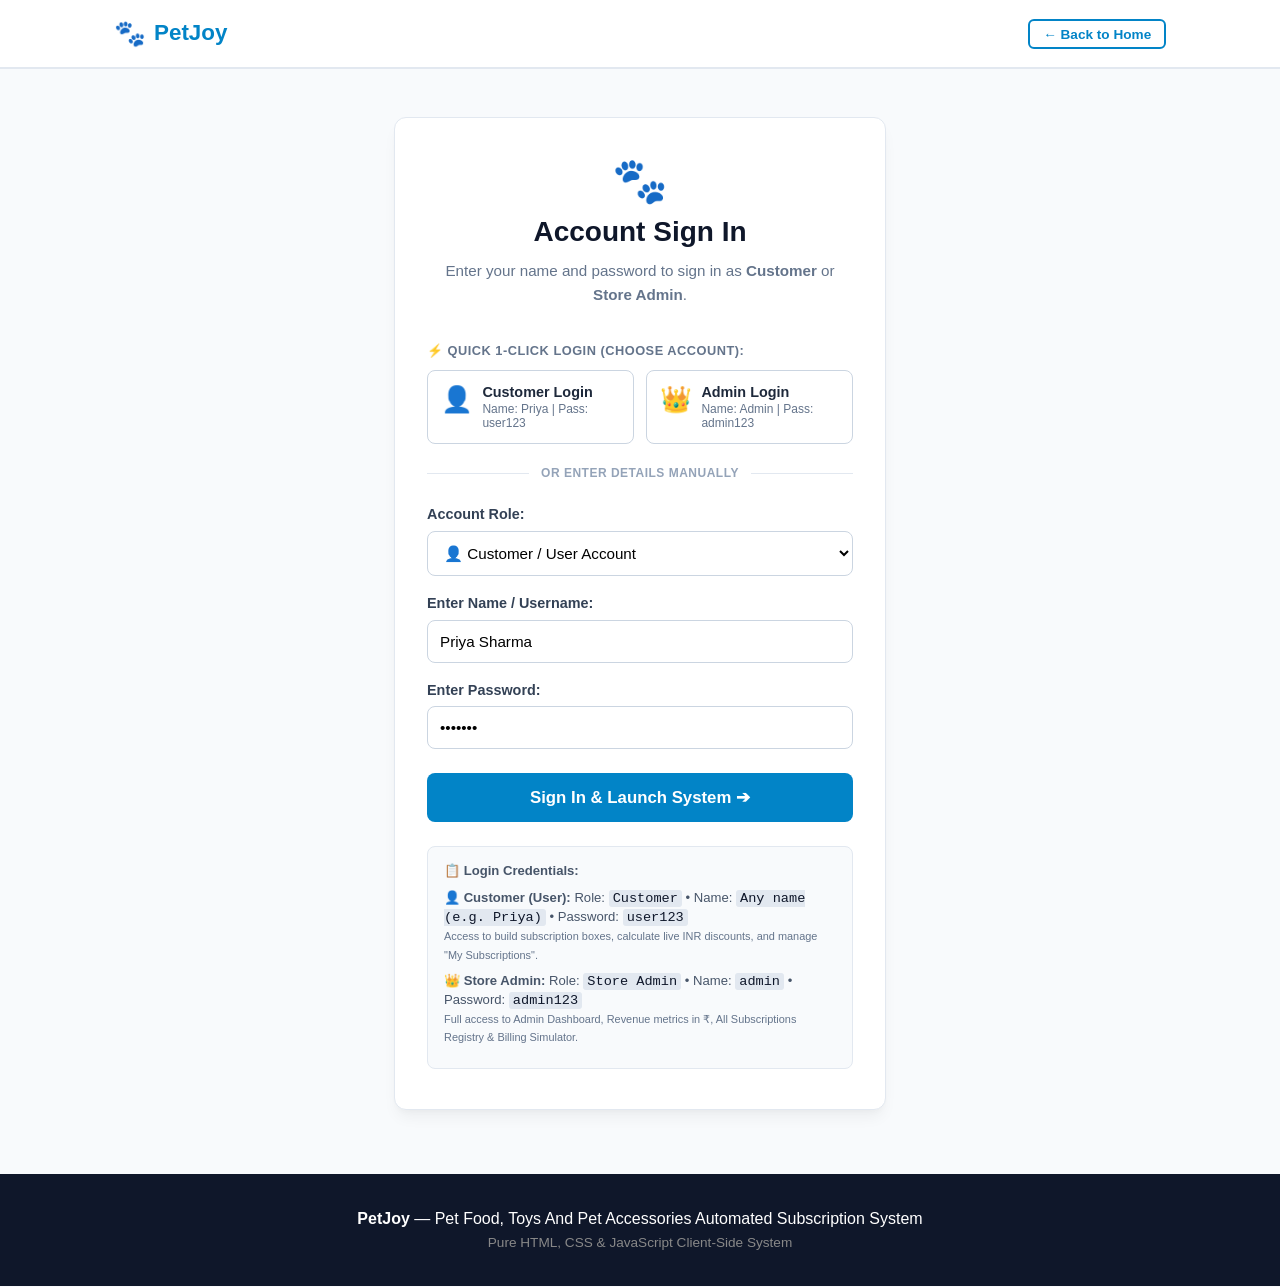
<file: login.html>
<!DOCTYPE html>
<html lang="en">
<head>
  <meta charset="UTF-8">
  <meta name="viewport" content="width=device-width, initial-scale=1.0">
  <title>Login | PetJoy - Pet Food, Toys & Accessories Subscription System</title>
  <link rel="stylesheet" href="style.css">
</head>
<body style="min-height: 100vh; display: flex; flex-direction: column; justify-content: space-between; background-color: #f8fafc;">

  <!-- Simple Header -->
  <header class="navbar">
    <div class="nav-container">
      <div class="logo" onclick="window.location.href='index.html'">
        <span class="logo-icon">🐾</span>
        <span class="logo-text">PetJoy</span>
      </div>
      <div>
        <a href="index.html" class="btn btn-secondary btn-sm" style="text-decoration: none;">← Back to Home</a>
      </div>
    </div>
  </header>

  <!-- Login Card Content -->
  <main class="container" style="max-width: 540px; margin: 3rem auto 2rem auto;">
    <div class="login-page-card">
      <div class="login-page-header">
        <div class="login-brand-icon">🐾</div>
        <h2 style="margin: 0.5rem 0 0.25rem 0; color: #0f172a; font-size: 1.75rem;">Account Sign In</h2>
        <p style="color: #64748b; font-size: 0.95rem; margin: 0;">
          Enter your name and password to sign in as <strong>Customer</strong> or <strong>Store Admin</strong>.
        </p>
      </div>

      <!-- Quick 1-Click Fill Buttons -->
      <div style="margin-bottom: 1.25rem;">
        <label style="font-size: 0.8rem; font-weight: bold; color: #64748b; text-transform: uppercase; letter-spacing: 0.5px;">
          ⚡ Quick 1-Click Login (Choose Account):
        </label>
        <div class="quick-login-grid" style="margin-top: 0.5rem;">
          <button type="button" class="btn-quick-login btn-quick-user" onclick="quickFillStandalone('user')">
            <span style="font-size: 1.6rem;">👤</span>
            <div>
              <strong>Customer Login</strong>
              <small>Name: Priya | Pass: user123</small>
            </div>
          </button>
          <button type="button" class="btn-quick-login btn-quick-admin" onclick="quickFillStandalone('admin')">
            <span style="font-size: 1.6rem;">👑</span>
            <div>
              <strong>Admin Login</strong>
              <small>Name: Admin | Pass: admin123</small>
            </div>
          </button>
        </div>
      </div>

      <div class="modal-divider"><span>OR ENTER DETAILS MANUALLY</span></div>

      <!-- Standalone Login Form -->
      <form id="standaloneLoginForm" onsubmit="handleStandaloneLogin(event)">
        <div class="form-group" style="margin-bottom: 1rem;">
          <label for="loginRole" style="font-weight: bold; font-size: 0.9rem; color: #334155;">Account Role:</label>
          <select id="loginRole" onchange="onStandaloneRoleChange()" style="width: 100%; padding: 0.75rem; border: 1.5px solid #cbd5e1; border-radius: 8px; font-size: 0.95rem; background-color: #fff;">
            <option value="user" selected>👤 Customer / User Account</option>
            <option value="admin">👑 Store Administrator (Admin)</option>
          </select>
        </div>

        <div class="form-group" style="margin-bottom: 1rem;">
          <label for="loginName" style="font-weight: bold; font-size: 0.9rem; color: #334155;">Enter Name / Username:</label>
          <input type="text" id="loginName" value="Priya Sharma" placeholder="e.g. Priya Sharma or Rahul (or admin)" required style="width: 100%; padding: 0.75rem; border: 1.5px solid #cbd5e1; border-radius: 8px; font-size: 0.95rem;">
        </div>

        <div class="form-group" style="margin-bottom: 1.5rem;">
          <label for="loginPassword" style="font-weight: bold; font-size: 0.9rem; color: #334155;">Enter Password:</label>
          <input type="password" id="loginPassword" value="user123" placeholder="Enter password (user123 or admin123)" required style="width: 100%; padding: 0.75rem; border: 1.5px solid #cbd5e1; border-radius: 8px; font-size: 0.95rem;">
        </div>

        <button type="submit" class="btn btn-primary btn-block" style="padding: 0.85rem; font-size: 1.05rem; font-weight: bold; border-radius: 8px;">
          Sign In &amp; Launch System ➔
        </button>
      </form>

      <!-- Credentials Reference Card -->
      <div class="credentials-hint-box" style="margin-top: 1.5rem;">
        <strong>📋 Login Credentials:</strong>
        <ul style="margin-top: 0.5rem;">
          <li><strong>👤 Customer (User):</strong> Role: <code>Customer</code> • Name: <code>Any name (e.g. Priya)</code> • Password: <code>user123</code><br>
          <small style="color: #64748b;">Access to build subscription boxes, calculate live INR discounts, and manage "My Subscriptions".</small></li>
          <li style="margin-top: 0.5rem;"><strong>👑 Store Admin:</strong> Role: <code>Store Admin</code> • Name: <code>admin</code> • Password: <code>admin123</code><br>
          <small style="color: #64748b;">Full access to Admin Dashboard, Revenue metrics in ₹, All Subscriptions Registry &amp; Billing Simulator.</small></li>
        </ul>
      </div>
    </div>
  </main>

  <!-- Simple Footer -->
  <footer class="footer" style="margin-top: 2rem;">
    <div class="container text-center">
      <p><strong>PetJoy</strong> — Pet Food, Toys And Pet Accessories Automated Subscription System</p>
      <p style="font-size: 0.85rem; color: #888;">Pure HTML, CSS &amp; JavaScript Client-Side System</p>
    </div>
  </footer>

  <!-- Script for standalone login -->
  <script>
    function onStandaloneRoleChange() {
      const role = document.getElementById("loginRole").value;
      const nameInput = document.getElementById("loginName");
      const passInput = document.getElementById("loginPassword");

      if (role === "admin") {
        nameInput.value = "admin";
        passInput.value = "admin123";
        nameInput.placeholder = "e.g. admin or Store Manager";
      } else {
        nameInput.value = "Priya Sharma";
        passInput.value = "user123";
        nameInput.placeholder = "e.g. Priya Sharma or Rahul";
      }
    }

    function quickFillStandalone(role) {
      const roleSelect = document.getElementById("loginRole");
      const nameInput = document.getElementById("loginName");
      const passInput = document.getElementById("loginPassword");

      if (role === "admin") {
        roleSelect.value = "admin";
        nameInput.value = "Store Administrator";
        passInput.value = "admin123";
      } else {
        roleSelect.value = "user";
        nameInput.value = "Priya Sharma";
        passInput.value = "user123";
      }

      handleStandaloneLogin();
    }

    function handleStandaloneLogin(event) {
      if (event) event.preventDefault();

      let role = document.getElementById("loginRole").value;
      const name = document.getElementById("loginName").value.trim();
      const password = document.getElementById("loginPassword").value.trim();

      if (!name) {
        alert("Please enter your name or username.");
        return;
      }

      // Auto-detect admin
      if ((name.toLowerCase() === "admin" || name.toLowerCase().includes("administrator")) && password === "admin123") {
        role = "admin";
      }

      if (role === "admin") {
        if (password !== "admin123") {
          alert("❌ Incorrect password for Admin! Password is: admin123");
          return;
        }

        const adminUser = {
          name: name,
          email: name.toLowerCase().includes("@") ? name : `${name.toLowerCase()}@petjoy.in`,
          role: "admin",
          roleLabel: "Admin",
          avatar: "👑"
        };

        localStorage.setItem("petjoy_current_user", JSON.stringify(adminUser));
        alert(`🎉 Welcome Administrator ${adminUser.name}!\nLogged in with full store access.`);
        window.location.href = "index.html";
      } else {
        if (password !== "user123") {
          alert("❌ Incorrect password for Customer! Password is: user123");
          return;
        }

        const customerUser = {
          name: name,
          email: name.toLowerCase().includes("@") ? name : `${name.toLowerCase()}@petjoy.in`,
          role: "user",
          roleLabel: "Customer",
          avatar: "👤"
        };

        localStorage.setItem("petjoy_current_user", JSON.stringify(customerUser));
        alert(`🎉 Welcome, ${customerUser.name}!\nLogged in as Customer.`);
        window.location.href = "index.html";
      }
    }
  </script>
</body>
</html>
</file>
<file: style.css>
/* ========================================================
   PetJoy - Pet Food, Toys & Pet Accessories Subscription
   Simple, Clean & Responsive CSS
   ======================================================== */

/* --- 1. BASIC RESET & FONTS --- */
* {
  margin: 0;
  padding: 0;
  box-sizing: border-box;
}

body {
  font-family: Arial, Helvetica, sans-serif; /* Clean web-safe font */
  background-color: #f8fafc;
  color: #333333;
  line-height: 1.6;
}

.container {
  max-width: 1100px;
  margin: 0 auto;
  padding: 0 1.5rem;
}

.text-center {
  text-align: center;
}

/* --- 2. NAVIGATION BAR --- */
.navbar {
  background-color: #ffffff;
  border-bottom: 2px solid #e2e8f0;
  position: sticky;
  top: 0;
  z-index: 100;
}

.nav-container {
  max-width: 1100px;
  margin: 0 auto;
  padding: 0.8rem 1.5rem;
  display: flex;
  justify-content: space-between;
  align-items: center;
  gap: 1rem;
}

.logo {
  display: flex;
  align-items: center;
  gap: 0.5rem;
  font-size: 1.4rem;
  font-weight: bold;
  color: #0284c7;
  cursor: pointer;
}

.logo-icon {
  font-size: 1.6rem;
}

.nav-links {
  display: flex;
  gap: 0.5rem;
  align-items: center;
}

.nav-auth {
  display: flex;
  align-items: center;
}

.user-pill {
  display: flex;
  align-items: center;
  gap: 0.6rem;
  background-color: #f1f5f9;
  border: 1px solid #cbd5e1;
  padding: 0.35rem 0.75rem;
  border-radius: 20px;
  font-size: 0.85rem;
  font-weight: 600;
  color: #334155;
}

.user-pill-admin {
  background-color: #fef3c7;
  border-color: #fde68a;
  color: #92400e;
}

.btn-logout {
  background: #ffffff;
  border: 1px solid #cbd5e1;
  color: #ef4444;
  padding: 0.25rem 0.6rem;
  border-radius: 12px;
  font-size: 0.75rem;
  font-weight: bold;
  cursor: pointer;
  transition: 0.2s;
}

.btn-logout:hover {
  background: #ef4444;
  color: #ffffff;
  border-color: #ef4444;
}

.btn-login-nav {
  background-color: #0284c7;
  color: #ffffff;
  border: none;
  padding: 0.5rem 1rem;
  font-size: 0.9rem;
  font-weight: bold;
  border-radius: 6px;
  cursor: pointer;
  display: flex;
  align-items: center;
  gap: 0.4rem;
  transition: 0.2s;
}

.btn-login-nav:hover {
  background-color: #0369a1;
}

.nav-btn {
  background: none;
  border: none;
  padding: 0.6rem 1rem;
  font-size: 0.95rem;
  font-weight: bold;
  color: #475569;
  cursor: pointer;
  border-radius: 6px;
  transition: 0.2s;
}

.nav-btn:hover {
  background-color: #e0f2fe;
  color: #0284c7;
}

.nav-btn.active {
  background-color: #0284c7;
  color: #ffffff;
}

/* --- 3. BUTTONS & BADGES --- */
.btn {
  padding: 0.6rem 1.2rem;
  font-size: 0.95rem;
  font-weight: bold;
  border-radius: 6px;
  border: none;
  cursor: pointer;
  transition: 0.2s;
}

.btn-primary {
  background-color: #0284c7;
  color: #ffffff;
}

.btn-primary:hover {
  background-color: #0369a1;
}

.btn-secondary {
  background-color: #ffffff;
  color: #0284c7;
  border: 2px solid #0284c7;
}

.btn-secondary:hover {
  background-color: #f0f9ff;
}

.btn-accent {
  background-color: #f97316;
  color: #ffffff;
}

.btn-accent:hover {
  background-color: #ea580c;
}

.btn-danger {
  background-color: #ef4444;
  color: #ffffff;
}

.btn-danger:hover {
  background-color: #dc2626;
}

.btn-sm {
  padding: 0.35rem 0.8rem;
  font-size: 0.85rem;
}

.btn-lg {
  padding: 0.8rem 1.8rem;
  font-size: 1.05rem;
}

.btn-block {
  width: 100%;
}

.badge {
  display: inline-block;
  padding: 0.25rem 0.6rem;
  border-radius: 20px;
  font-size: 0.75rem;
  font-weight: bold;
}

.badge-dog { background-color: #e0f2fe; color: #0369a1; }
.badge-cat { background-color: #ffedd5; color: #c2410c; }
.badge-active { background-color: #dcfce7; color: #15803d; }
.badge-paused { background-color: #fef3c7; color: #b45309; }

.tag {
  display: inline-block;
  background-color: #e0f2fe;
  color: #0284c7;
  font-size: 0.8rem;
  font-weight: bold;
  padding: 0.3rem 0.8rem;
  border-radius: 20px;
  margin-bottom: 0.8rem;
}

/* --- 4. HERO SECTION --- */
.hero-banner {
  max-width: 1100px;
  margin: 2rem auto;
  padding: 2.5rem 1.5rem;
  display: flex;
  align-items: center;
  gap: 2.5rem;
  background: linear-gradient(135deg, #f0f9ff 0%, #fff7ed 100%);
  border-radius: 12px;
  border: 1px solid #e2e8f0;
}

.hero-text {
  flex: 1;
}

.hero-text h1 {
  font-size: 2.3rem;
  color: #0f172a;
  margin-bottom: 1rem;
}

.highlight {
  color: #0284c7;
}

.hero-text p {
  color: #64748b;
  font-size: 1.05rem;
  margin-bottom: 1.5rem;
}

.hero-buttons {
  display: flex;
  gap: 1rem;
  flex-wrap: wrap;
}

.hero-image {
  flex: 1;
}

.hero-image img {
  width: 100%;
  max-height: 320px;
  object-fit: cover;
  border-radius: 12px;
  box-shadow: 0 4px 12px rgba(0,0,0,0.1);
}

/* --- 5. HOW IT WORKS 3 STEPS --- */
.section-heading {
  font-size: 1.8rem;
  color: #0f172a;
  text-align: center;
  margin-bottom: 0.5rem;
}

.section-subheading {
  color: #64748b;
  text-align: center;
  margin-bottom: 2rem;
}

.three-steps {
  display: flex;
  gap: 1.5rem;
  justify-content: space-between;
}

.step-box {
  flex: 1;
  background-color: #ffffff;
  padding: 1.8rem;
  border-radius: 8px;
  border: 1px solid #e2e8f0;
  text-align: center;
}

.step-num {
  width: 36px;
  height: 36px;
  background-color: #0284c7;
  color: #ffffff;
  border-radius: 50%;
  display: flex;
  align-items: center;
  justify-content: center;
  margin: 0 auto 1rem auto;
  font-weight: bold;
}

.step-box h3 {
  margin-bottom: 0.5rem;
  color: #0f172a;
}

.step-box p {
  color: #64748b;
  font-size: 0.9rem;
}

/* --- 6. PRODUCT CARDS & SAMPLE BOXES --- */
.cards-grid {
  display: grid;
  grid-template-columns: repeat(auto-fit, minmax(280px, 1fr));
  gap: 1.5rem;
  margin-top: 1.5rem;
}

.sample-box-card {
  background-color: #ffffff;
  border: 1px solid #e2e8f0;
  border-radius: 10px;
  overflow: hidden;
}

.sample-box-card img {
  width: 100%;
  height: 180px;
  object-fit: cover;
}

.sample-box-body {
  padding: 1.2rem;
}

.sample-box-body h3 {
  margin: 0.5rem 0;
  font-size: 1.2rem;
}

.sample-box-body p {
  color: #64748b;
  font-size: 0.9rem;
  margin-bottom: 1rem;
}

.price-row {
  display: flex;
  justify-content: space-between;
  align-items: center;
}

.box-price {
  font-size: 1.3rem;
  font-weight: bold;
  color: #0284c7;
}

.filter-bar {
  display: flex;
  gap: 0.8rem;
  margin-bottom: 1.5rem;
  flex-wrap: wrap;
  justify-content: center;
}

.filter-btn {
  background-color: #ffffff;
  border: 1px solid #cbd5e1;
  padding: 0.5rem 1rem;
  border-radius: 20px;
  font-weight: bold;
  color: #475569;
  cursor: pointer;
}

.filter-btn.active {
  background-color: #0284c7;
  color: #ffffff;
  border-color: #0284c7;
}

.product-card {
  background-color: #ffffff;
  border: 1px solid #e2e8f0;
  border-radius: 8px;
  overflow: hidden;
  display: flex;
  flex-direction: column;
}

.product-card img {
  width: 100%;
  height: 160px;
  object-fit: cover;
}

.product-card-body {
  padding: 1rem;
  display: flex;
  flex-direction: column;
  flex: 1;
}

.product-card-title {
  font-size: 1.05rem;
  font-weight: bold;
  margin: 0.4rem 0;
}

.product-card-desc {
  font-size: 0.85rem;
  color: #64748b;
  margin-bottom: 0.8rem;
  flex: 1;
}

.product-card-footer {
  display: flex;
  justify-content: space-between;
  align-items: center;
  margin-top: auto;
  border-top: 1px solid #f1f5f9;
  padding-top: 0.8rem;
}

/* --- 7. BOX BUILDER & LIVE BILL SUMMARY --- */
.builder-layout {
  display: grid;
  grid-template-columns: 1.3fr 0.9fr;
  gap: 2rem;
  margin-top: 1.5rem;
}

.builder-form-card, .builder-summary-card {
  background-color: #ffffff;
  border: 1px solid #e2e8f0;
  border-radius: 10px;
  padding: 1.8rem;
}

.form-row {
  display: flex;
  gap: 1rem;
}

.form-group {
  margin-bottom: 1rem;
  flex: 1;
}

.form-group label {
  display: block;
  font-size: 0.9rem;
  font-weight: bold;
  margin-bottom: 0.3rem;
  color: #334155;
}

.form-group input, .form-group select {
  width: 100%;
  padding: 0.65rem;
  border: 1px solid #cbd5e1;
  border-radius: 6px;
  font-size: 0.95rem;
  font-family: inherit;
}

.summary-sub {
  color: #64748b;
  font-size: 0.9rem;
  margin-bottom: 1rem;
}

.summary-line {
  display: flex;
  justify-content: space-between;
  margin-bottom: 0.5rem;
  font-size: 0.95rem;
}

.highlight-green {
  color: #10b981;
  font-weight: bold;
}

.summary-total-box {
  background-color: #f8fafc;
  border: 1px dashed #cbd5e1;
  border-radius: 8px;
  padding: 1rem;
  margin: 1.2rem 0;
  text-align: center;
}

.total-label {
  font-size: 0.9rem;
  color: #64748b;
  font-weight: bold;
}

.total-price {
  font-size: 1.8rem;
  font-weight: bold;
  color: #0284c7;
}

/* --- 8. SUBSCRIPTIONS LIST & DELIVERY TRACKER --- */
.sub-card {
  background-color: #ffffff;
  border: 1px solid #e2e8f0;
  border-radius: 10px;
  padding: 1.5rem;
  margin-bottom: 1.5rem;
}

.sub-header {
  display: flex;
  justify-content: space-between;
  align-items: center;
  border-bottom: 1px solid #f1f5f9;
  padding-bottom: 0.8rem;
  margin-bottom: 1rem;
  flex-wrap: wrap;
  gap: 0.5rem;
}

.sub-details {
  display: grid;
  grid-template-columns: repeat(auto-fit, minmax(200px, 1fr));
  gap: 1rem;
  margin-bottom: 1rem;
}

.detail-item {
  font-size: 0.9rem;
}

.detail-item strong {
  display: block;
  color: #64748b;
  font-size: 0.8rem;
}

.sub-actions {
  display: flex;
  gap: 0.6rem;
  border-top: 1px solid #f1f5f9;
  padding-top: 0.8rem;
}

.tracking-card {
  background-color: #ffffff;
  border: 1px solid #e2e8f0;
  border-radius: 10px;
  padding: 1.5rem;
  margin-top: 2rem;
}

.timeline-steps {
  display: flex;
  justify-content: space-between;
  position: relative;
  margin-top: 1.5rem;
}

.timeline-step {
  text-align: center;
  flex: 1;
  font-size: 0.85rem;
  color: #94a3b8;
}

.timeline-step .dot {
  width: 32px;
  height: 32px;
  background-color: #e2e8f0;
  color: #ffffff;
  border-radius: 50%;
  display: flex;
  align-items: center;
  justify-content: center;
  margin: 0 auto 0.5rem auto;
  font-weight: bold;
}

.timeline-step.step-done {
  color: #10b981;
}

.timeline-step.step-done .dot {
  background-color: #10b981;
}

.timeline-step.step-active {
  color: #0284c7;
  font-weight: bold;
}

.timeline-step.step-active .dot {
  background-color: #0284c7;
}

/* --- 9. ADMIN PANEL & TABLES --- */
.admin-metrics-row {
  display: grid;
  grid-template-columns: repeat(auto-fit, minmax(200px, 1fr));
  gap: 1.2rem;
  margin-top: 1.5rem;
}

.metric-card {
  background-color: #ffffff;
  border: 1px solid #e2e8f0;
  border-radius: 8px;
  padding: 1.2rem;
  text-align: center;
}

.metric-num {
  font-size: 1.8rem;
  font-weight: bold;
  color: #0284c7;
}

.metric-title {
  font-size: 0.85rem;
  color: #64748b;
  margin-top: 0.3rem;
}

.simulator-box {
  background: linear-gradient(135deg, #1e293b, #0f172a);
  color: #ffffff;
  padding: 1.5rem;
  border-radius: 10px;
  margin-top: 2rem;
  display: flex;
  justify-content: space-between;
  align-items: center;
  flex-wrap: wrap;
  gap: 1.2rem;
}

.simple-table {
  width: 100%;
  border-collapse: collapse;
  background-color: #ffffff;
  border: 1px solid #e2e8f0;
  border-radius: 8px;
  overflow: hidden;
  margin-top: 0.8rem;
}

.simple-table th, .simple-table td {
  padding: 0.8rem 1rem;
  text-align: left;
  border-bottom: 1px solid #e2e8f0;
  font-size: 0.9rem;
}

.simple-table th {
  background-color: #f8fafc;
  color: #475569;
}

/* --- 10. FOOTER --- */
.footer {
  background-color: #0f172a;
  color: #ffffff;
  padding: 2rem 0;
  margin-top: 4rem;
}

/* --- 11. LOGIN MODAL & AUTH STYLING --- */
.modal-overlay {
  position: fixed;
  top: 0;
  left: 0;
  width: 100%;
  height: 100%;
  background: rgba(15, 23, 42, 0.65);
  backdrop-filter: blur(4px);
  display: flex;
  justify-content: center;
  align-items: center;
  z-index: 1000;
  padding: 1rem;
}

.modal-card {
  background: #ffffff;
  width: 100%;
  max-width: 480px;
  border-radius: 12px;
  box-shadow: 0 20px 25px -5px rgba(0, 0, 0, 0.1), 0 10px 10px -5px rgba(0, 0, 0, 0.04);
  overflow: hidden;
  animation: modalFadeIn 0.25s ease-out;
}

@keyframes modalFadeIn {
  from { opacity: 0; transform: translateY(-15px) scale(0.97); }
  to { opacity: 1; transform: translateY(0) scale(1); }
}

.modal-header {
  padding: 1.25rem 1.5rem;
  background: #f8fafc;
  border-bottom: 1px solid #e2e8f0;
  display: flex;
  justify-content: space-between;
  align-items: center;
}

.modal-close-btn {
  background: none;
  border: none;
  font-size: 1.6rem;
  line-height: 1;
  color: #94a3b8;
  cursor: pointer;
  padding: 0;
  border-radius: 4px;
}

.modal-close-btn:hover {
  color: #0f172a;
}

.modal-body {
  padding: 1.5rem;
}

.modal-notice {
  background-color: #eff6ff;
  border-left: 4px solid #0284c7;
  color: #1e40af;
  padding: 0.75rem 1rem;
  border-radius: 4px;
  font-size: 0.9rem;
  margin-bottom: 1.2rem;
}

.quick-login-section {
  margin-bottom: 1.25rem;
}

.quick-login-grid {
  display: grid;
  grid-template-columns: 1fr 1fr;
  gap: 0.75rem;
  margin-top: 0.5rem;
}

.btn-quick-login {
  background: #ffffff;
  border: 1.5px solid #cbd5e1;
  border-radius: 8px;
  padding: 0.8rem;
  text-align: left;
  cursor: pointer;
  display: flex;
  align-items: flex-start;
  gap: 0.6rem;
  transition: all 0.2s ease;
}

.btn-quick-login strong {
  display: block;
  font-size: 0.9rem;
  color: #1e293b;
}

.btn-quick-login small {
  display: block;
  font-size: 0.75rem;
  color: #64748b;
  margin-top: 2px;
}

.btn-quick-login:hover {
  transform: translateY(-2px);
  box-shadow: 0 4px 6px -1px rgba(0, 0, 0, 0.05);
}

.btn-quick-user:hover {
  border-color: #0284c7;
  background-color: #f0f9ff;
}

.btn-quick-admin:hover {
  border-color: #f59e0b;
  background-color: #fffbeb;
}

.modal-divider {
  display: flex;
  align-items: center;
  text-align: center;
  margin: 1.25rem 0;
  color: #94a3b8;
  font-size: 0.75rem;
  font-weight: bold;
  letter-spacing: 0.5px;
}

.modal-divider::before,
.modal-divider::after {
  content: '';
  flex: 1;
  border-bottom: 1px solid #e2e8f0;
}

.modal-divider span {
  padding: 0 0.75rem;
}

.credentials-hint-box {
  background: #f8fafc;
  border: 1px solid #e2e8f0;
  border-radius: 8px;
  padding: 0.85rem 1rem;
  margin-top: 1.25rem;
  font-size: 0.82rem;
  color: #475569;
}

.credentials-hint-box ul {
  list-style: none;
  padding: 0;
  margin: 0.4rem 0 0 0;
}

.credentials-hint-box li {
  margin-bottom: 0.5rem;
  line-height: 1.4;
}

.credentials-hint-box code {
  background: #e2e8f0;
  padding: 1px 4px;
  border-radius: 3px;
  font-family: monospace;
  font-size: 0.85rem;
  color: #0f172a;
}

/* --- 12. RESPONSIVE FOR MOBILE --- */
@media (max-width: 768px) {
  .hero-banner { flex-direction: column; }
  .three-steps { flex-direction: column; }
  .builder-layout { grid-template-columns: 1fr; }
  .nav-links { display: none; } /* Simplified for small screens */
  .quick-login-grid { grid-template-columns: 1fr; }
}

/* --- 13. DEDICATED LOGIN PAGE CARD STYLING --- */
.login-page-card {
  background: #ffffff;
  border-radius: 12px;
  border: 1px solid #e2e8f0;
  padding: 2.5rem 2rem;
  box-shadow: 0 10px 15px -3px rgba(0, 0, 0, 0.05), 0 4px 6px -2px rgba(0, 0, 0, 0.025);
}

.login-page-header {
  text-align: center;
  margin-bottom: 1.8rem;
}

.login-brand-icon {
  font-size: 2.8rem;
  line-height: 1;
  margin-bottom: 0.5rem;
}
</file>
